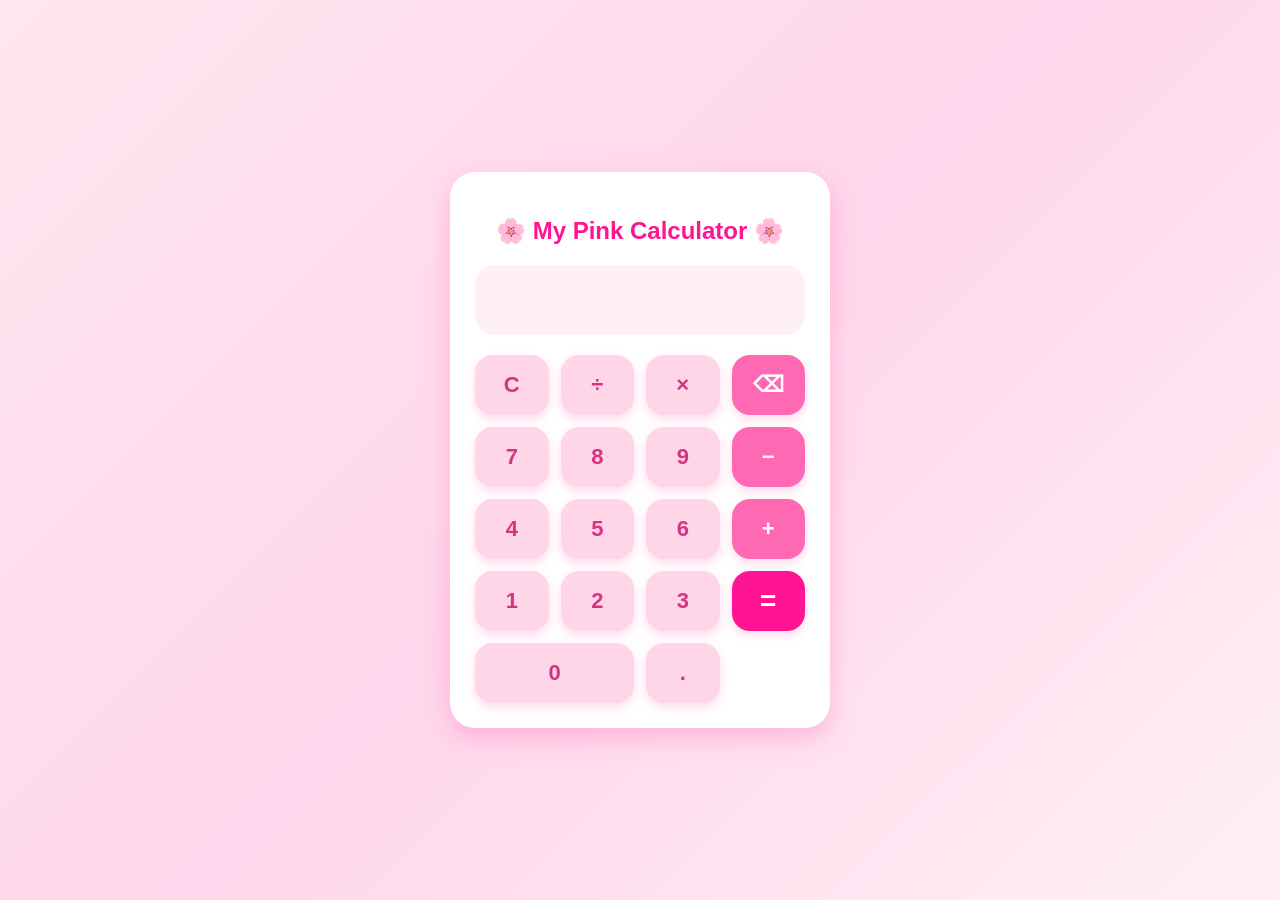
<file: calculator/index.html>
<!DOCTYPE html>
<html lang="en">
<head>
<meta charset="UTF-8">
<meta name="viewport" content="width=device-width, initial-scale=1.0">
<title>Pink Calculator</title>
<link rel="stylesheet" href="style.css">
</head>

<body>

<div class="calculator">

<h2>🌸 My Pink Calculator 🌸</h2>

<input type="text" id="display" readonly>

<div class="buttons">

<button onclick="clearDisplay()">C</button>
<button onclick="appendValue('/')">÷</button>
<button onclick="appendValue('*')">×</button>
<button onclick="deleteLast()">⌫</button>

<button onclick="appendValue('7')">7</button>
<button onclick="appendValue('8')">8</button>
<button onclick="appendValue('9')">9</button>
<button onclick="appendValue('-')">−</button>

<button onclick="appendValue('4')">4</button>
<button onclick="appendValue('5')">5</button>
<button onclick="appendValue('6')">6</button>
<button onclick="appendValue('+')">+</button>

<button onclick="appendValue('1')">1</button>
<button onclick="appendValue('2')">2</button>
<button onclick="appendValue('3')">3</button>
<button onclick="calculate()">=</button>

<button class="zero" onclick="appendValue('0')">0</button>
<button onclick="appendValue('.')">.</button>

</div>

</div>

<script src="script.js"></script>

</body>
</html>
</file>
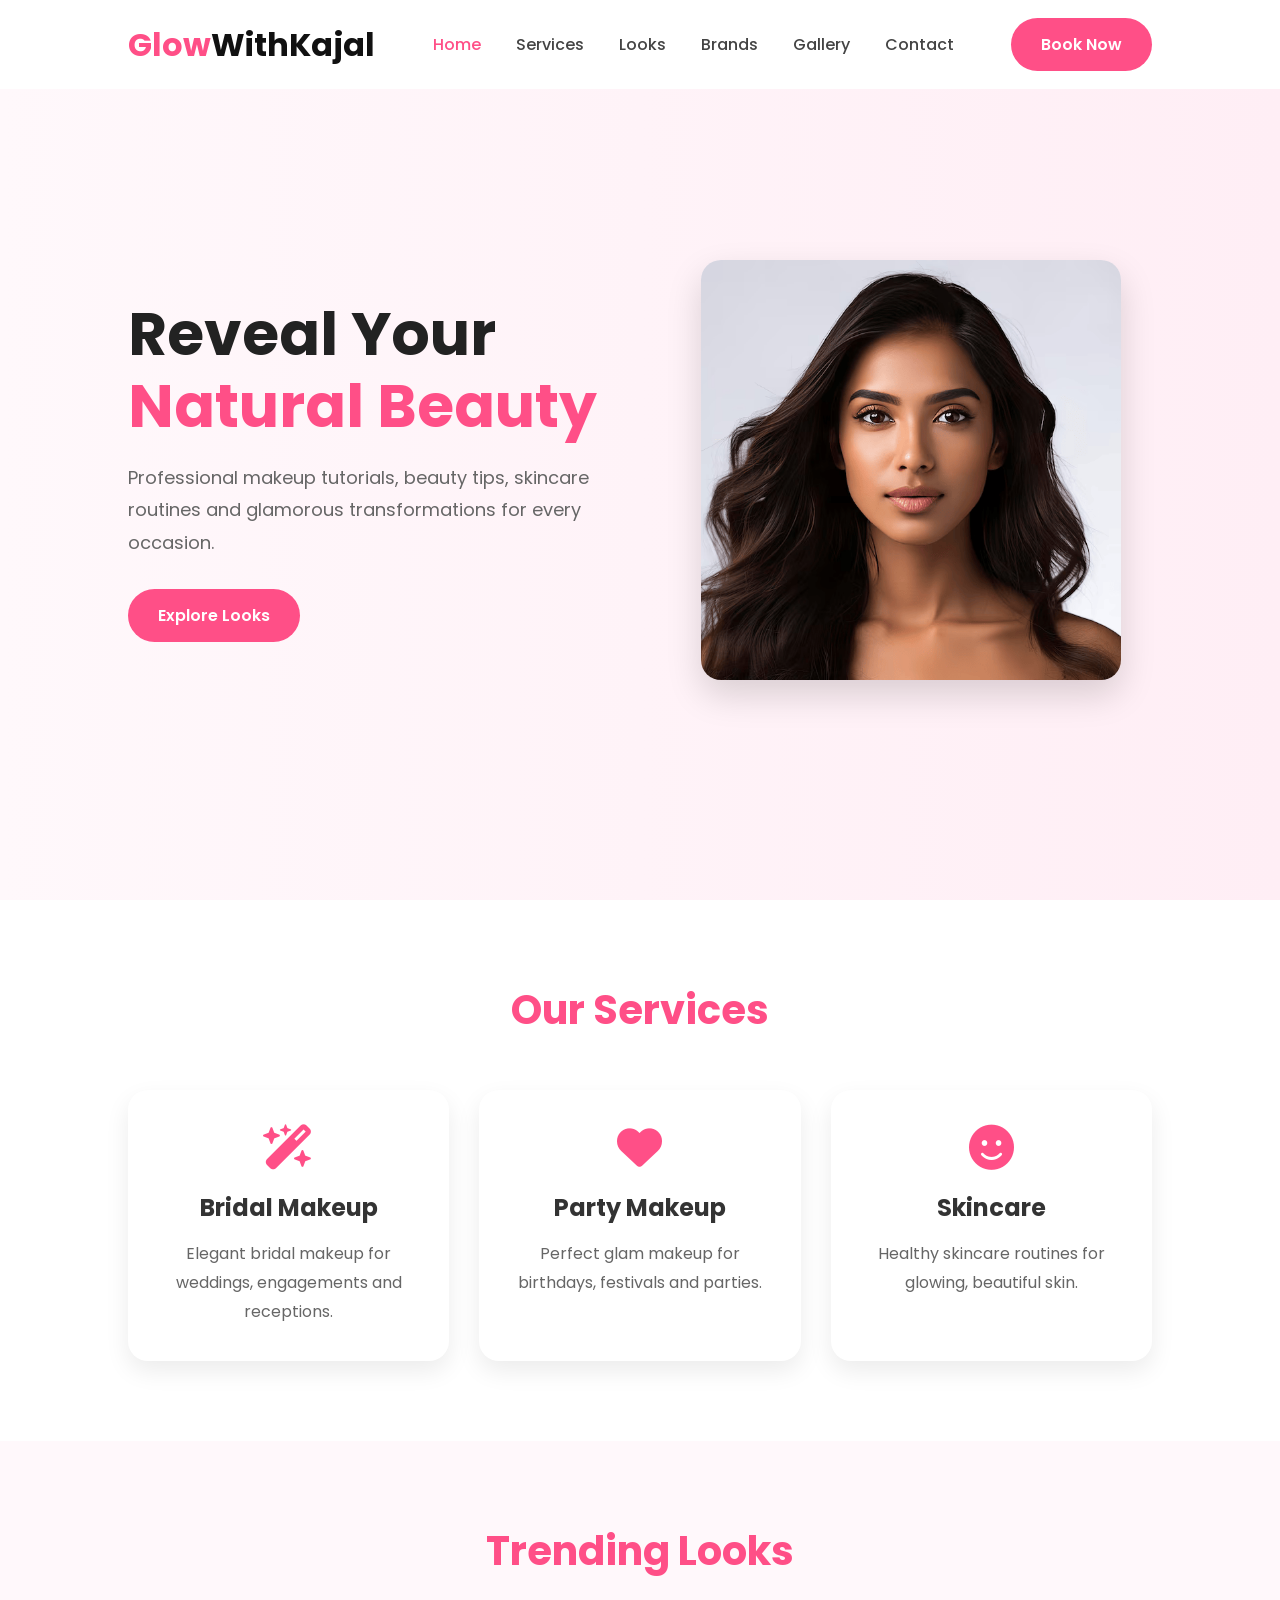
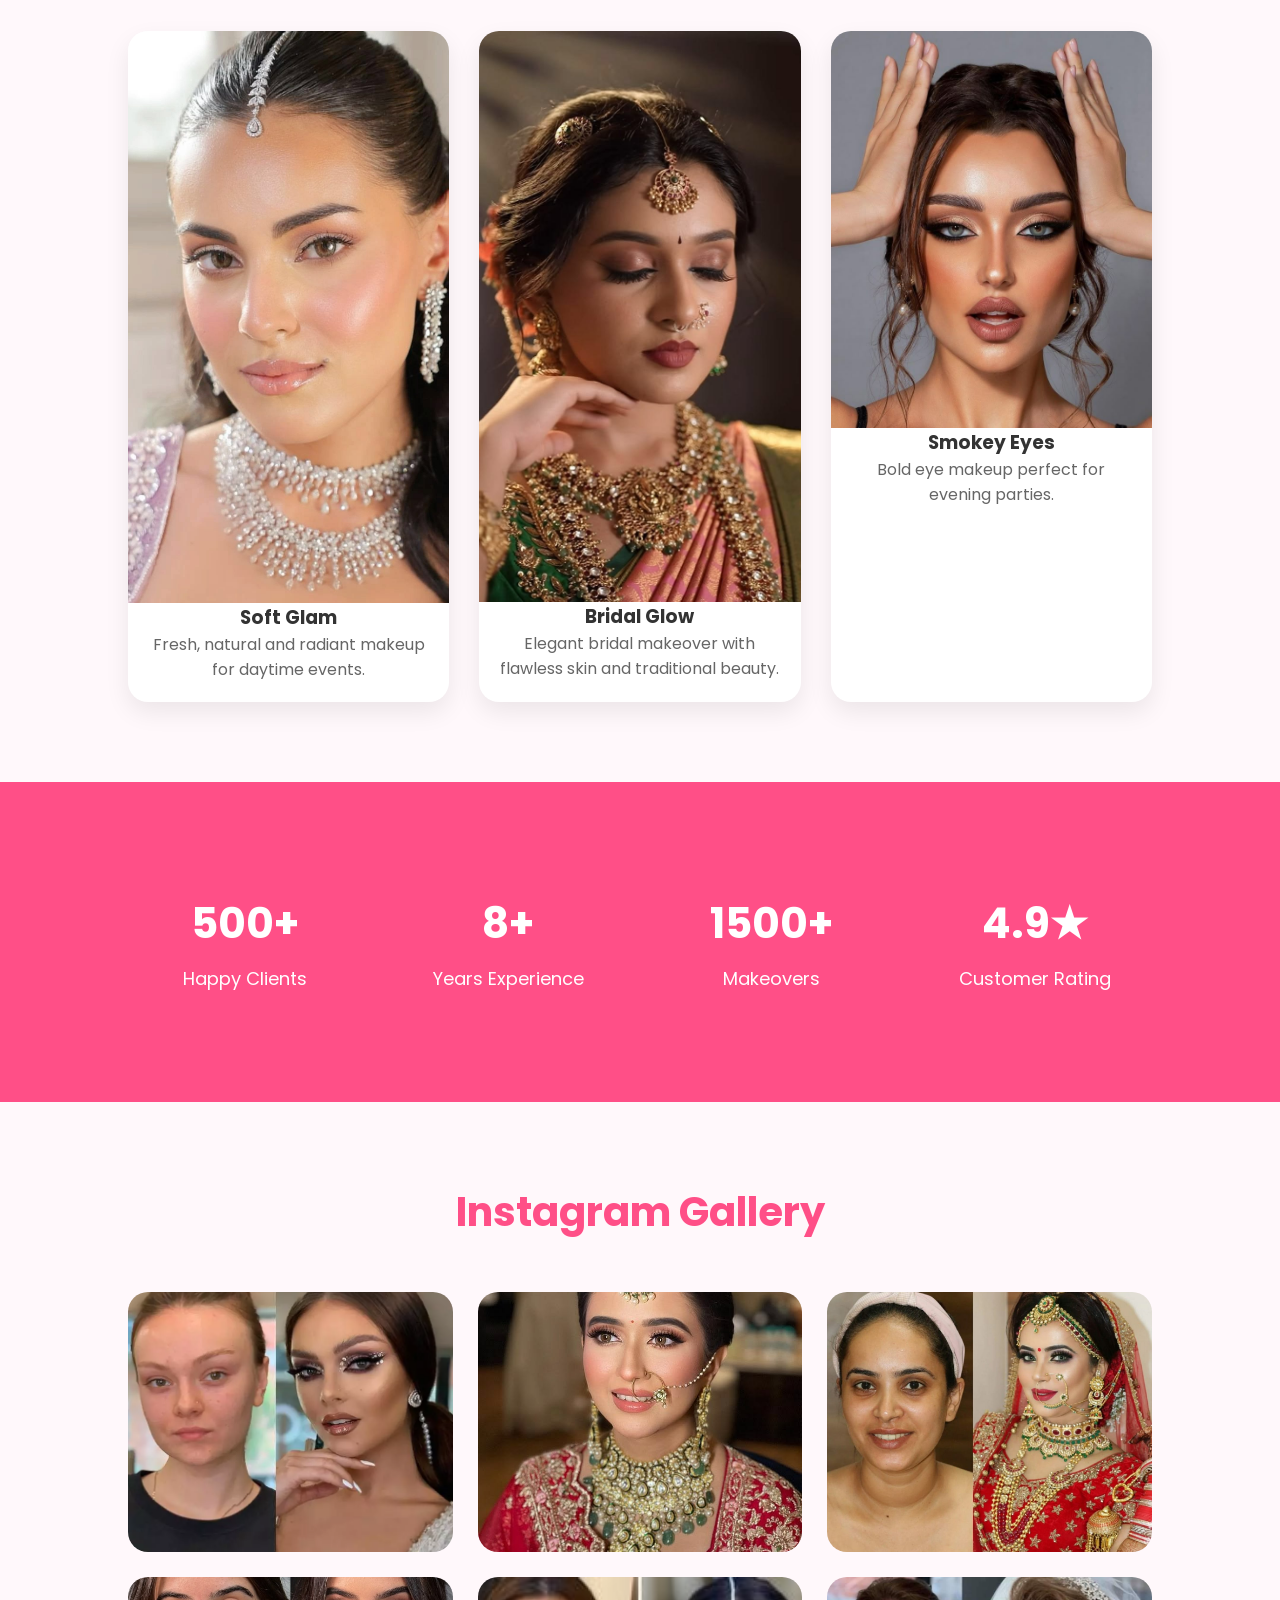
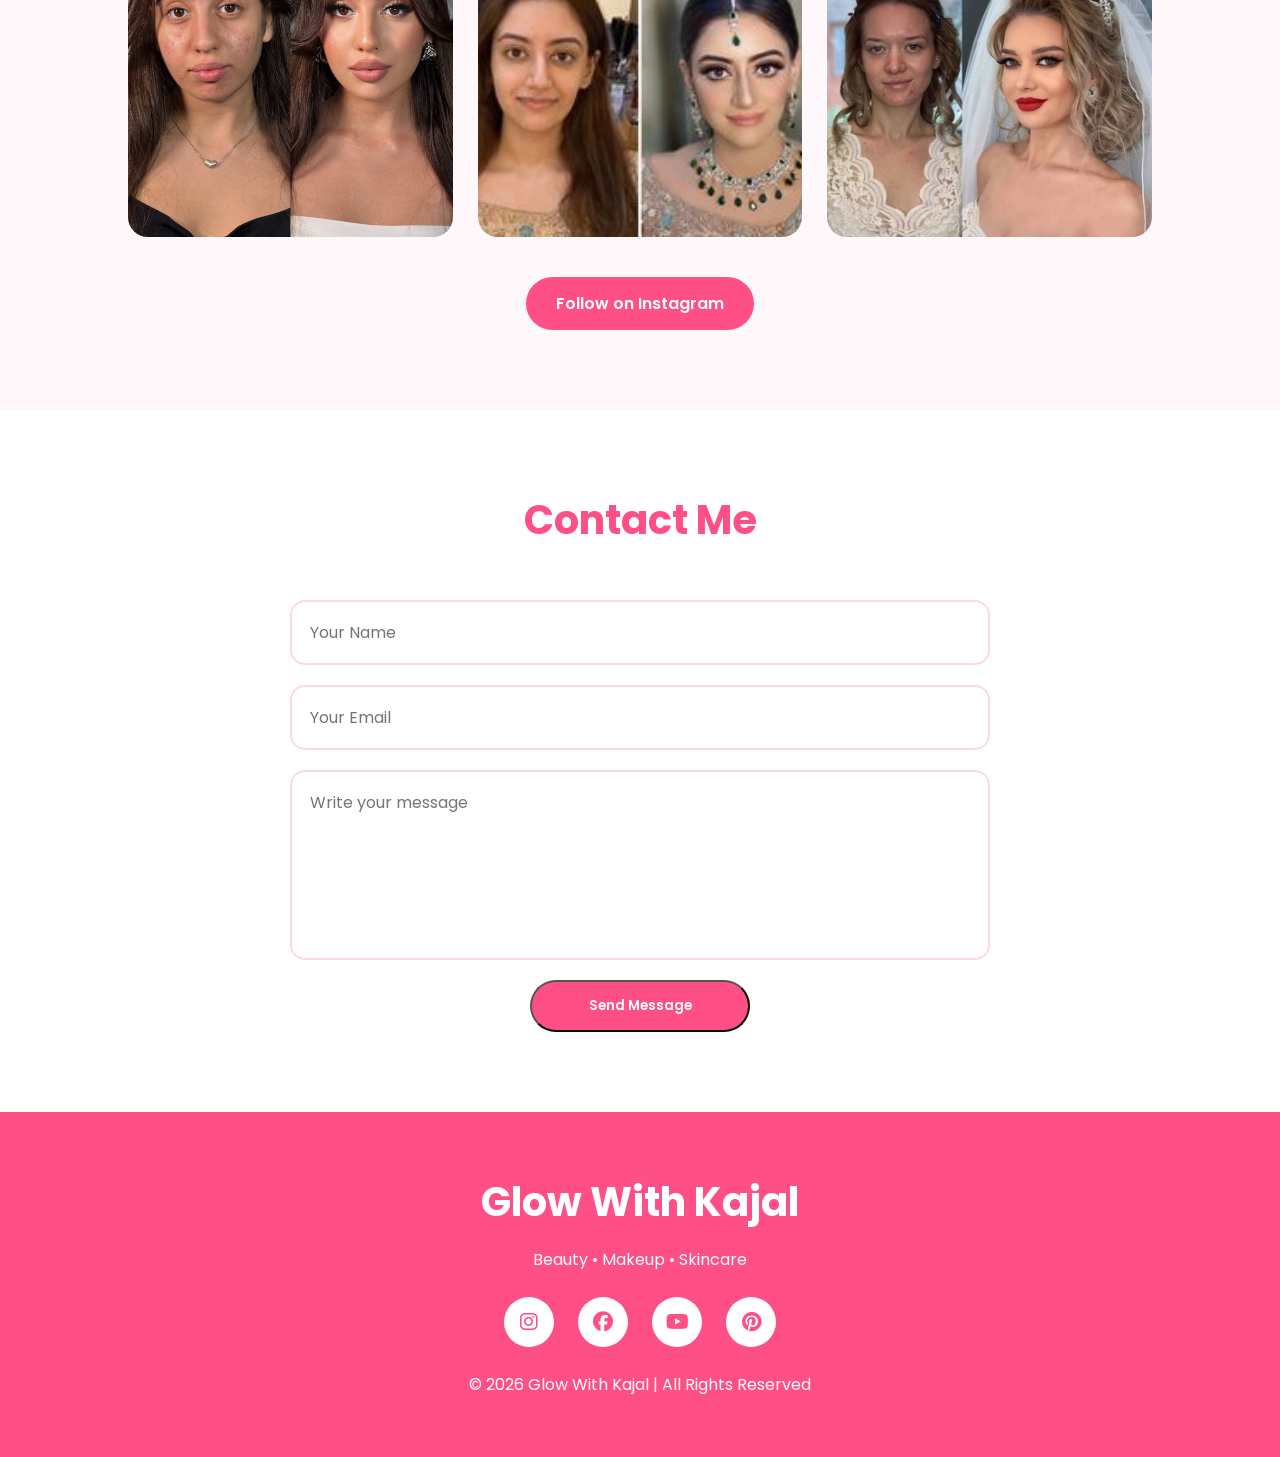
<file: Landing Page/index.html>
<!DOCTYPE html>
<html lang="en">
<head>
    <meta charset="UTF-8">
    <meta name="viewport" content="width=device-width, initial-scale=1.0">
    <title>Glow With Kajal</title>

    <!-- Google Font -->
    <link rel="preconnect" href="https://fonts.googleapis.com">
    <link href="https://fonts.googleapis.com/css2?family=Poppins:wght@300;400;500;600;700&display=swap" rel="stylesheet">

    <!-- Font Awesome -->
    <link rel="stylesheet"
    href="https://cdnjs.cloudflare.com/ajax/libs/font-awesome/6.5.2/css/all.min.css">

    <!-- AOS Animation -->
    <link href="https://unpkg.com/aos@2.3.4/dist/aos.css" rel="stylesheet">

    <link rel="stylesheet" href="style.css">
</head>
<body>

<!-- ================= NAVBAR ================= -->

<header>

    <div class="logo">
        <span>Glow</span>WithKajal
    </div>

    <nav>
        <ul>
            <li><a href="#home">Home</a></li>
            <li><a href="#services">Services</a></li>
            <li><a href="#looks">Looks</a></li>
            <li><a href="#brands">Brands</a></li>
            <li><a href="#gallery">Gallery</a></li>
            <li><a href="#contact">Contact</a></li>
        </ul>
    </nav>

<a href="#contact" class="btn">Book Now</a>

    
</header>

<!-- ================= HERO ================= -->

<section class="hero" id="home">

    <div class="hero-text" data-aos="fade-right">

        <h1>
            Reveal Your <br>
            <span>Natural Beauty</span>
        </h1>

        <p>
            Professional makeup tutorials, beauty tips, skincare routines
            and glamorous transformations for every occasion.
        </p>

        <a href="#looks" class="btn">
            Explore Looks
        </a>

    </div>

    <div class="hero-image" data-aos="fade-left">

        <img src="images/model.png" alt="Beauty Model">

    </div>

</section>

<!-- ================= SERVICES ================= -->

<section class="services" id="services">

<h2 data-aos="fade-up">Our Services</h2>

<div class="service-container">

<div class="card" data-aos="zoom-in">

<i class="fa-solid fa-wand-magic-sparkles"></i>

<h3>Bridal Makeup</h3>

<p>
Elegant bridal makeup for weddings,
engagements and receptions.
</p>

</div>

<div class="card" data-aos="zoom-in">

<i class="fa-solid fa-heart"></i>

<h3>Party Makeup</h3>

<p>
Perfect glam makeup for birthdays,
festivals and parties.
</p>

</div>

<div class="card" data-aos="zoom-in">

<i class="fa-solid fa-face-smile"></i>

<h3>Skincare</h3>

<p>
Healthy skincare routines for glowing,
beautiful skin.
</p>

</div>

</div>

</section>

<!-- ================= TRENDING LOOKS ================= -->

<section class="looks" id="looks">

    <h2 data-aos="fade-up">Trending Looks</h2>

    <div class="look-container">

        <div class="look-card">
            <img src="images/look1.jpg" alt="Soft Glam">
            <h3>Soft Glam</h3>
            <p>Fresh, natural and radiant makeup for daytime events.</p>
        </div>

        <div class="look-card">
            <img src="images/look2.jpg" alt="Bridal Glow">
            <h3>Bridal Glow</h3>
            <p>Elegant bridal makeover with flawless skin and traditional beauty.</p>
        </div>

        <div class="look-card">
            <img src="images/look3.jpg" alt="Smokey Eyes">
            <h3>Smokey Eyes</h3>
            <p>Bold eye makeup perfect for evening parties.</p>
        </div>

    </div>

</section>
<!-- ================= STATS ================= -->

<section class="stats">

    <div class="stat-box">
        <h2>500+</h2>
        <p>Happy Clients</p>
    </div>

    <div class="stat-box">
        <h2>8+</h2>
        <p>Years Experience</p>
    </div>

    <div class="stat-box">
        <h2>1500+</h2>
        <p>Makeovers</p>
    </div>

    <div class="stat-box">
        <h2>4.9★</h2>
        <p>Customer Rating</p>
    </div>

</section>
<!-- ================= GALLERY ================= -->

<section class="gallery" id="gallery">

<h2 data-aos="fade-up">Instagram Gallery</h2>

<div class="gallery-container">

<img src="images/g1.jpg" alt="">
<img src="images/g2.jpg" alt="">
<img src="images/g3.jpg" alt="">
<img src="images/g4.jpg" alt="">
<img src="images/g5.jpg" alt="">
<img src="images/g6.jpg" alt="">

</div>

<a href="#" class="btn gallery-btn">
Follow on Instagram
</a>

</section>
<!-- ================= CONTACT ================= -->

<section class="contact" id="contact">

<h2 data-aos="fade-up">
Contact Me
</h2>

<form>

<input
type="text"
placeholder="Your Name"
required>

<input
type="email"
placeholder="Your Email"
required>

<textarea
rows="6"
placeholder="Write your message">
</textarea>

<button type="submit" class="btn">
Send Message
</button>

</form>

</section>
<!-- ================= FOOTER ================= -->

<footer>

<h2>Glow With Kajal</h2>

<p>
Beauty • Makeup • Skincare
</p>

<div class="social">

<a href="#"><i class="fab fa-instagram"></i></a>

<a href="#"><i class="fab fa-facebook"></i></a>

<a href="#"><i class="fab fa-youtube"></i></a>

<a href="#"><i class="fab fa-pinterest"></i></a>

</div>

<p>
© 2026 Glow With Kajal | All Rights Reserved
</p>

</footer>
<button id="topBtn">
<i class="fas fa-arrow-up"></i>
</button>
<!-- AOS JS -->
<script src="https://unpkg.com/aos@2.3.4/dist/aos.js"></script>

<script>
AOS.init({
duration:1000,
once:true
});
</script>

<script src="script.js"></script>

</body>
</html>
</file>
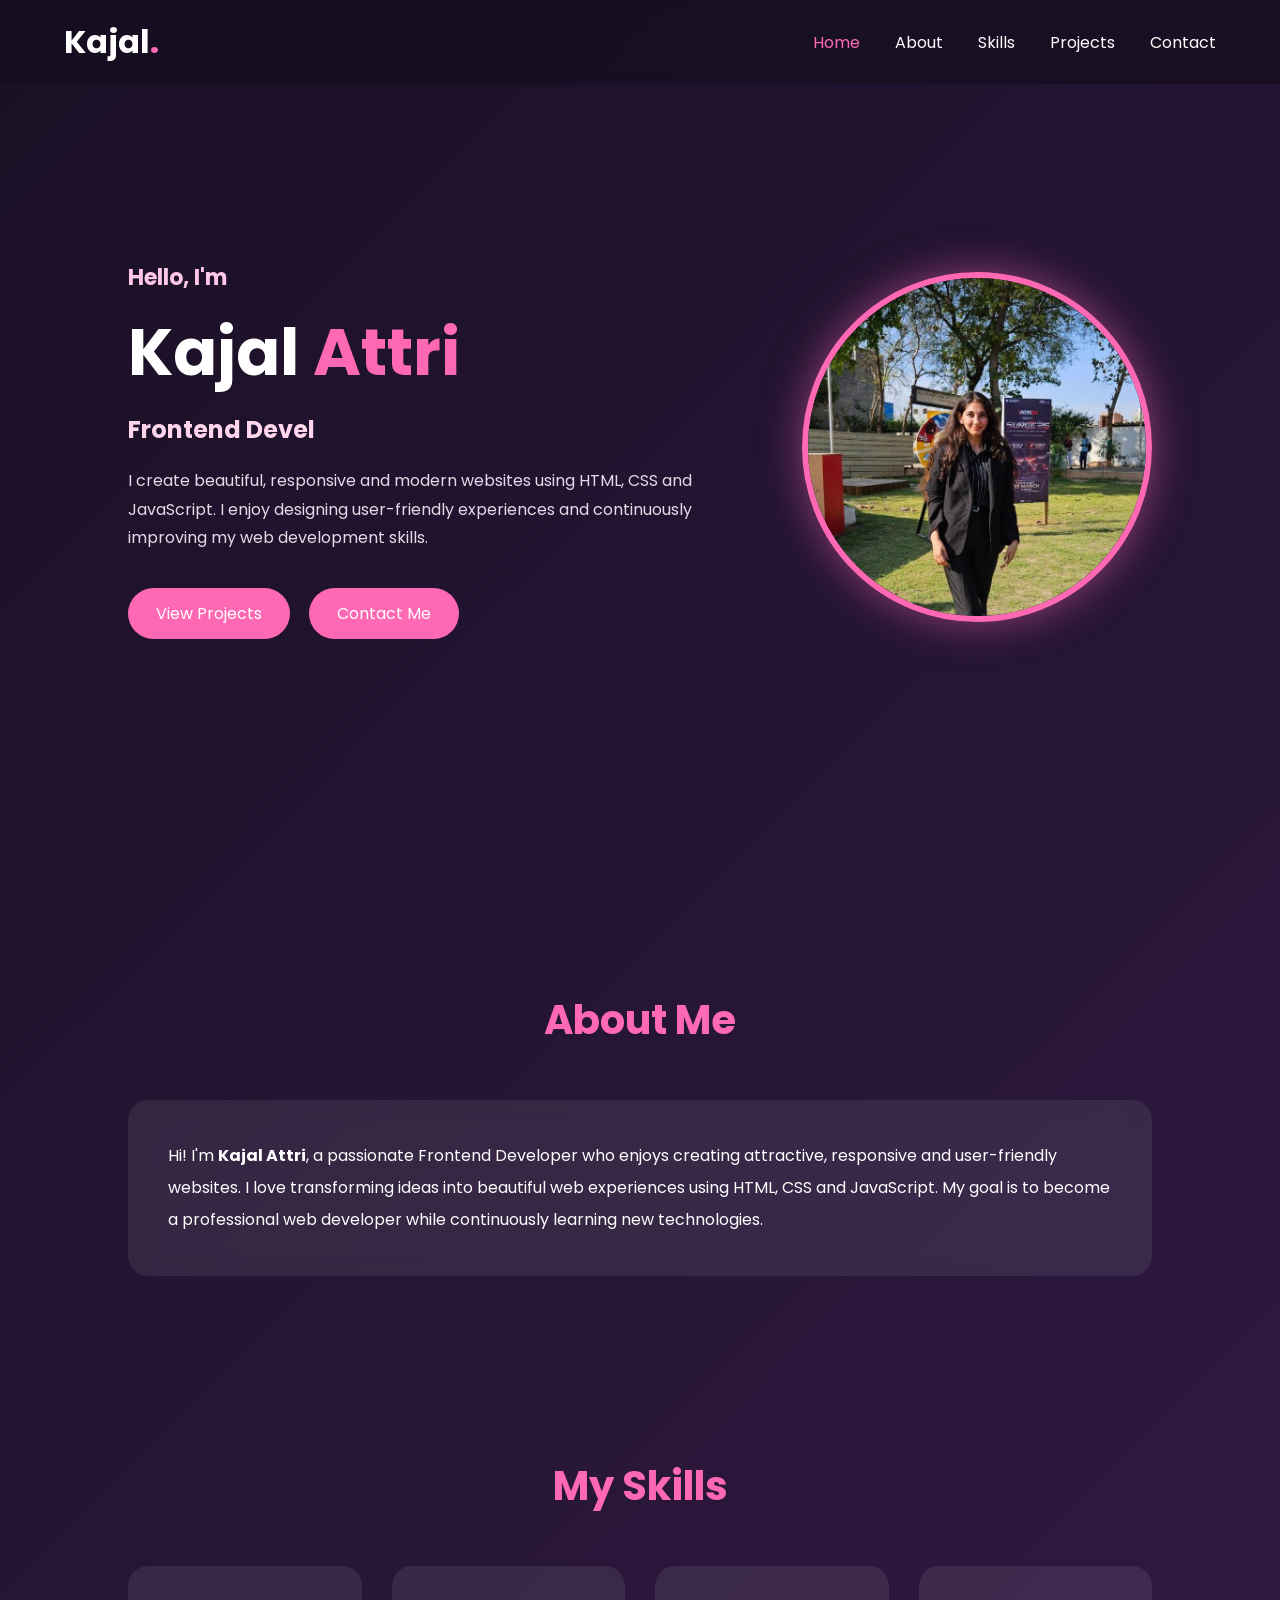
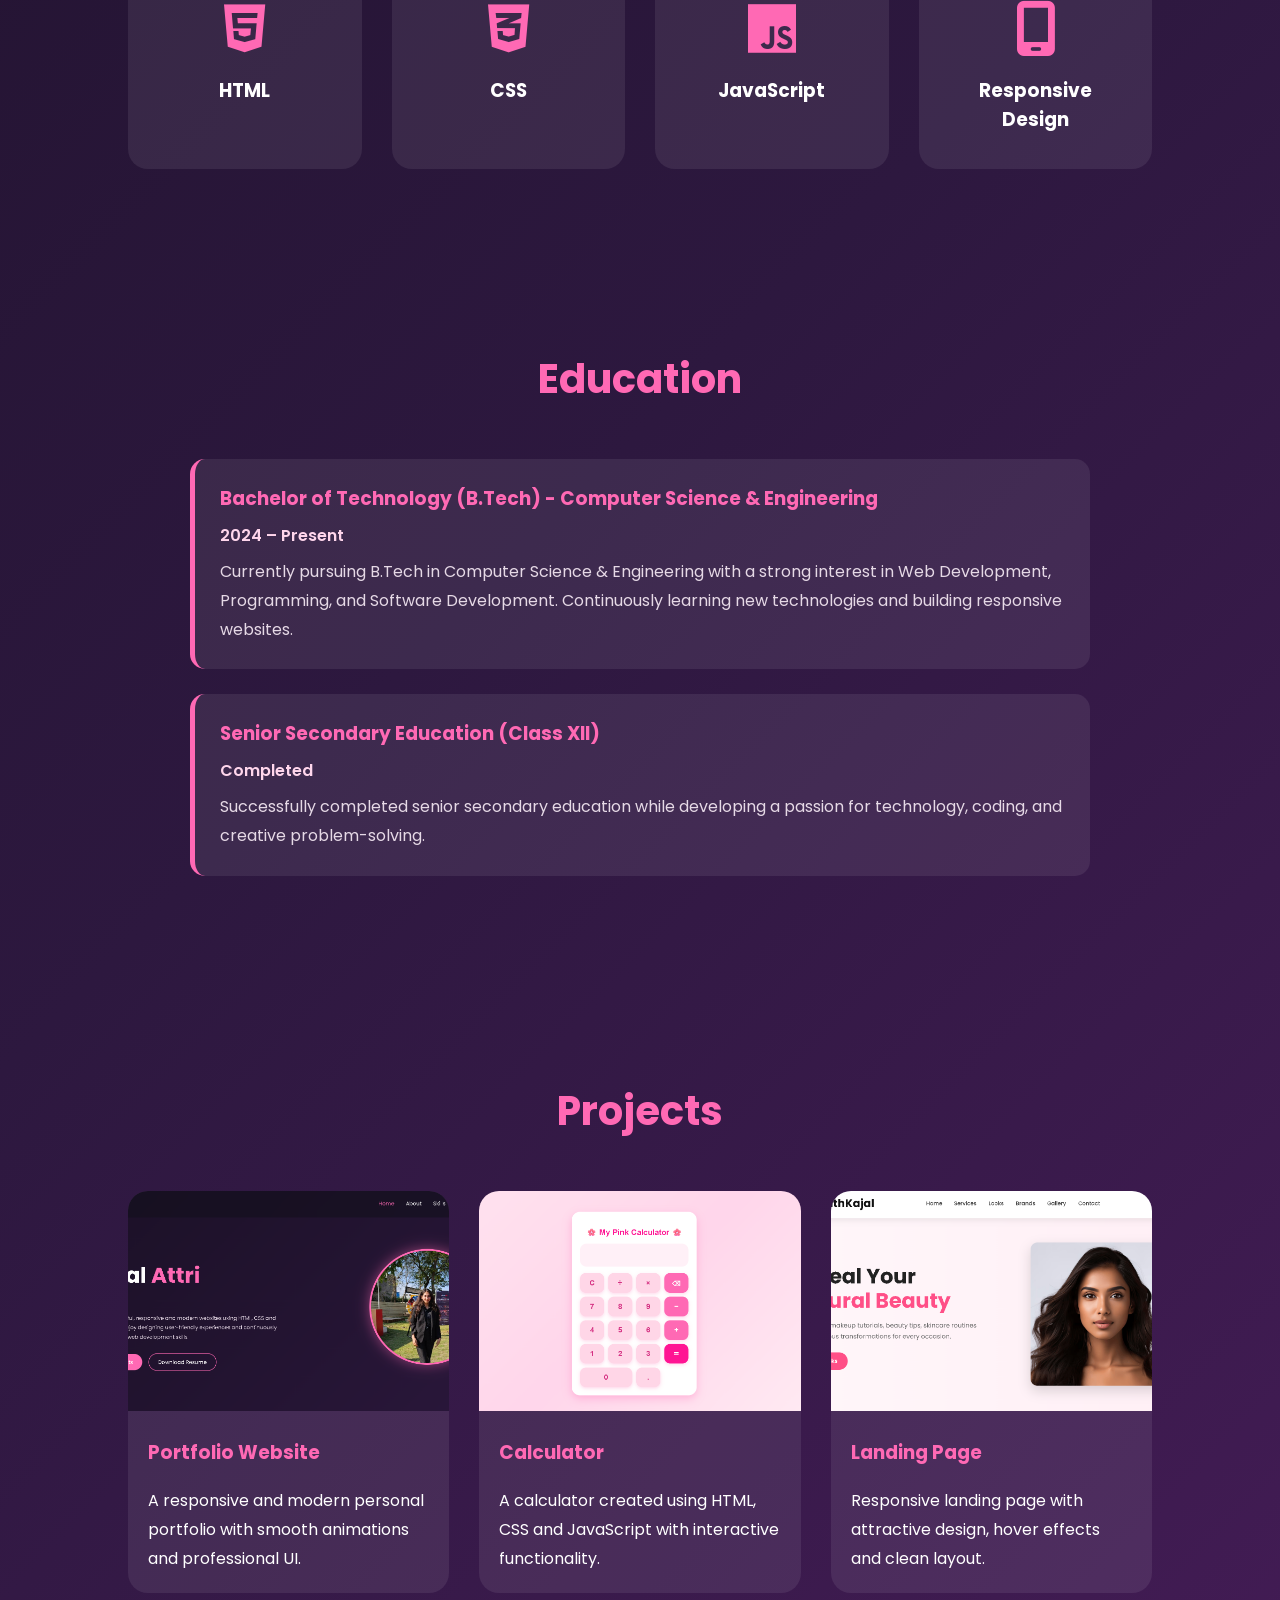
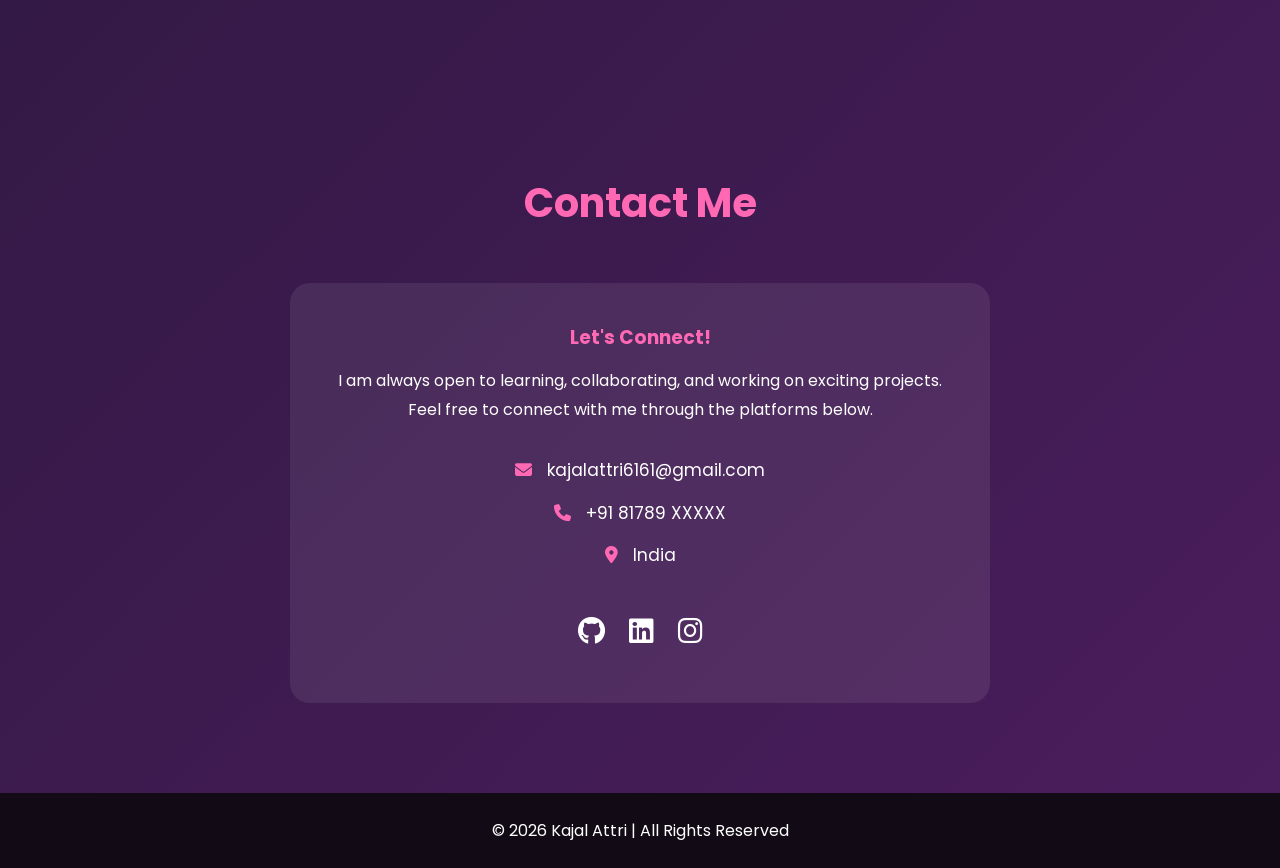
<file: portfolio/index.html>
<!DOCTYPE html>
<html lang="en">

<head>
    <meta charset="UTF-8">
    <meta name="viewport" content="width=device-width, initial-scale=1.0">
    <title>Kajal Attri | Portfolio</title>

    <!-- CSS -->
    <link rel="stylesheet" href="style.css">

    <!-- Google Font -->
    <link href="https://fonts.googleapis.com/css2?family=Poppins:wght@300;400;500;600;700&display=swap" rel="stylesheet">

    <!-- Font Awesome -->
    <link rel="stylesheet"
        href="https://cdnjs.cloudflare.com/ajax/libs/font-awesome/6.7.2/css/all.min.css">
</head>

<body>

    <!-- ================= NAVBAR ================= -->

    <header>
        <nav>
            <h2 class="logo">Kajal<span>.</span></h2>

            <ul>
                <li><a href="#home">Home</a></li>
                <li><a href="#about">About</a></li>
                <li><a href="#skills">Skills</a></li>
                <li><a href="#projects">Projects</a></li>
                <li><a href="#contact">Contact</a></li>
            </ul>
        </nav>
    </header>

    <!-- ================= HERO ================= -->

    <section class="hero" id="home">

        <div class="hero-text">

            <h3>Hello, I'm</h3>

            <h1>Kajal <span>Attri</span></h1>

            <h2>Frontend Developer</h2>

            <p>
                I create beautiful, responsive and modern websites
                using HTML, CSS and JavaScript.
                I enjoy designing user-friendly experiences and
                continuously improving my web development skills.
            </p>

            <div class="buttons">
                <a href="#projects" class="btn">View Projects</a>
                <a href="#contact" class="btn">Contact Me</a>

            </div>

        </div>

        <div class="hero-image">

            <img src="images/profile.png" alt="Kajal Attri">

        </div>

    </section>

    <!-- ================= ABOUT ================= -->

    <section id="about">

        <h2 class="section-title">About Me</h2>

        <div class="about-container">

            <div class="about-text">

                <p>

                    Hi! I'm <strong>Kajal Attri</strong>, a passionate
                    Frontend Developer who enjoys creating attractive,
                    responsive and user-friendly websites.

                    I love transforming ideas into beautiful web experiences
                    using HTML, CSS and JavaScript.

                    My goal is to become a professional web developer while
                    continuously learning new technologies.

                </p>

            </div>

        </div>

    </section>

    <!-- ================= SKILLS ================= -->

    <section id="skills">

        <h2 class="section-title">My Skills</h2>

        <div class="skills-container">

            <div class="skill-card">
                <i class="fa-brands fa-html5"></i>
                <h3>HTML</h3>
            </div>

            <div class="skill-card">
                <i class="fa-brands fa-css3-alt"></i>
                <h3>CSS</h3>
            </div>

            <div class="skill-card">
                <i class="fa-brands fa-js"></i>
                <h3>JavaScript</h3>
            </div>

            <div class="skill-card">
                <i class="fa-solid fa-mobile-screen"></i>
                <h3>Responsive Design</h3>
            </div>

        </div>

    </section>
    <!-- ================= EDUCATION ================= -->

<section id="education">

    <h2 class="section-title">Education</h2>

    <div class="timeline">

        <div class="timeline-item">
            <h3>Bachelor of Technology (B.Tech) - Computer Science & Engineering</h3>
            <span>2024 – Present</span>
            <p>
                Currently pursuing B.Tech in Computer Science & Engineering with a strong interest in Web Development, Programming, and Software Development. Continuously learning new technologies and building responsive websites.
            </p>
        </div>

        <div class="timeline-item">
            <h3>Senior Secondary Education (Class XII)</h3>
            <span>Completed</span>
            <p>
                Successfully completed senior secondary education while developing a passion for technology, coding, and creative problem-solving.
            </p>
        </div>

    </div>

</section>

    <!-- ================= PROJECTS ================= -->

    <section id="projects">

        <h2 class="section-title">Projects</h2>

        <div class="project-container">

            <div class="project-card">

                <img src="images/portfolio.png" alt="Portfolio">

                <h3>Portfolio Website</h3>

                <p>
                    A responsive and modern personal portfolio with
                    smooth animations and professional UI.
                </p>

              

            </div>

            <div class="project-card">

                <img src="images/calculator.png" alt="Calculator">

                <h3>Calculator</h3>

                <p>
                    A calculator created using HTML, CSS and JavaScript
                    with interactive functionality.
                </p>

               

            </div>

            <div class="project-card">

                <img src="images/landingpage.png" alt="Landing Page">

                <h3>Landing Page</h3>

                <p>
                    Responsive landing page with attractive design,
                    hover effects and clean layout.
                </p>

              
            </div>

        </div>

    </section>

<!-- ================= CONTACT ================= -->

<section id="contact">

    <h2 class="section-title">Contact Me</h2>

    <div class="contact-container">

        <h3>Let's Connect!</h3>

        <p>
            I am always open to learning, collaborating, and working on exciting projects.
            Feel free to connect with me through the platforms below.
        </p>

        <div class="contact-info">

            <p><i class="fa-solid fa-envelope"></i> kajalattri6161@gmail.com</p>

            <p><i class="fa-solid fa-phone"></i> +91 81789 XXXXX</p>

            <p><i class="fa-solid fa-location-dot"></i> India</p>

        </div>

        <div class="social-icons">

            <a href="https://github.com/Kajalattri2007" target="_blank">
                <i class="fab fa-github"></i>
            </a>

            <a href="https://www.linkedin.com/in/kajal-attri-6a9605334/" target="_blank">
                <i class="fab fa-linkedin"></i>
            </a>

            <a href="https://instagram.com/yourusername" target="_blank">
                <i class="fab fa-instagram"></i>
            </a>

        </div>

    </div>

</section>
    <!-- ================= FOOTER ================= -->

    <footer>

        <p>

            © 2026 Kajal Attri | All Rights Reserved

        </p>

    </footer>

    <!-- JavaScript -->

    <script src="script.js"></script>

</body>

</html>
</file>
<file: calculator/style.css>
body{
    margin:0;
    display:flex;
    justify-content:center;
    align-items:center;
    height:100vh;
    background:linear-gradient(135deg,#ffe6f0,#ffd6eb,#fff0f5);
    font-family:Arial, sans-serif;
}

.calculator{
    width:330px;
    background:white;
    padding:25px;
    border-radius:25px;
    box-shadow:0 10px 25px rgba(255,105,180,0.35);
    transition:0.3s;
}

.calculator:hover{
    transform:scale(1.02);
}

h2{
    text-align:center;
    color:#ff1493;
    margin-bottom:20px;
}

#display{
    width:100%;
    height:70px;
    border:none;
    outline:none;
    border-radius:20px;
    background:#fff0f7;
    color:#d63384;
    font-size:30px;
    text-align:right;
    padding:15px;
    box-sizing:border-box;
    margin-bottom:20px;
}

.buttons{
    display:grid;
    grid-template-columns:repeat(4,1fr);
    gap:12px;
}

button{
    height:60px;
    border:none;
    border-radius:18px;
    background:#ffd6e7;
    color:#d63384;
    font-size:22px;
    font-weight:bold;
    cursor:pointer;
    transition:0.3s;
    box-shadow:0 4px 10px rgba(255,105,180,0.25);
}

button:hover{
    background:#ffb6d5;
    transform:scale(1.05);
}

button:nth-child(4n){
    background:#ff69b4;
    color:white;
}

button:nth-child(4n):hover{
    background:#ff1493;
}

button[onclick="calculate()"]{
    background:#ff1493;
    color:white;
    font-size:28px;
}

button[onclick="calculate()"]:hover{
    background:#e60073;
}

.zero{
    grid-column:span 2;
}
</file>
<file: Landing Page/style.css>
/* =========================
   GOOGLE FONT
========================= */
@import url('https://fonts.googleapis.com/css2?family=Poppins:wght@300;400;500;600;700;800&display=swap');

/* =========================
   RESET
========================= */
*{
    margin:0;
    padding:0;
    box-sizing:border-box;
    font-family:'Poppins',sans-serif;
    scroll-behavior:smooth;
}

body{
    background:#fff8fb;
    color:#333;
    overflow-x:hidden;
}

img{
    max-width:100%;
    display:block;
}

a{
    text-decoration:none;
}

ul{
    list-style:none;
}

section{
    padding:80px 10%;
}

h2{
    text-align:center;
    font-size:2.5rem;
    color:#ff4f87;
    margin-bottom:50px;
}

/* =========================
   BUTTON
========================= */

.btn{
    display:inline-block;
    background:#ff4f87;
    color:#fff;
    padding:14px 30px;
    border-radius:30px;
    font-weight:600;
    transition:.3s;
}

.btn:hover{
    background:#e63672;
    transform:translateY(-3px);
}

/* =========================
   HEADER
========================= */

header{
    position:fixed;
    top:0;
    left:0;
    width:100%;
    background:#fff;
    display:flex;
    justify-content:space-between;
    align-items:center;
    padding:18px 10%;
    box-shadow:0 5px 20px rgba(0,0,0,.08);
    z-index:1000;
}

.logo{
    font-size:32px;
    font-weight:700;
    color:#111;
}

.logo span{
    color:#ff4f87;
}

nav ul{
    display:flex;
    gap:35px;
}

nav a{
    color:#444;
    font-weight:500;
    transition:.3s;
}

nav a:hover,
nav a.active{
    color:#ff4f87;
}
/* ===========================
   HERO
=========================== */

.hero{
    min-height:100vh;
    display:flex;
    justify-content:space-between;
    align-items:center;
    gap:60px;
    padding-top:120px;
    background:linear-gradient(to right,#fff8fb,#ffeef5);
}

.hero-text{
    flex:1;
}

.hero-text h1{
    font-size:60px;
    line-height:1.2;
    margin-bottom:20px;
    color:#222;
}

.hero-text span{
    color:#ff4f87;
}

.hero-text p{
    font-size:18px;
    color:#666;
    line-height:1.8;
    margin-bottom:30px;
}

.hero-image{
    flex:1;
    display:flex;
    justify-content:center;
}

.hero-image img{
    width:420px;
    border-radius:20px;
    box-shadow:0 15px 35px rgba(0,0,0,.15);
    animation:float 4s ease-in-out infinite;
}

@keyframes float{
    0%,100%{
        transform:translateY(0);
    }
    50%{
        transform:translateY(-15px);
    }
}
/* ===========================
   SERVICES
=========================== */

.services{
    background:#fff;
}

.service-container{
    display:grid;
    grid-template-columns:repeat(3,1fr);
    gap:30px;
    margin-top:40px;
}

.card{
    background:#fff;
    padding:35px 25px;
    border-radius:20px;
    text-align:center;
    box-shadow:0 10px 25px rgba(0,0,0,.08);
    transition:.4s;
}

.card:hover{
    transform:translateY(-10px);
    box-shadow:0 20px 40px rgba(255,79,135,.2);
}

.card i{
    font-size:45px;
    color:#ff4f87;
    margin-bottom:20px;
}

.card h3{
    font-size:24px;
    margin-bottom:15px;
}

.card p{
    color:#666;
    line-height:1.8;
}

/* ===========================
   TRENDING LOOKS
=========================== */

.looks{
    background:#fff8fb;
}

.look-container{
    display:grid;
    grid-template-columns:repeat(3,1fr);
    gap:30px;
    margin-top:40px;
}

.look-card{
    background:#fff;
    border-radius:20px;
    overflow:hidden;
    text-align:center;
    box-shadow:0 10px 25px rgba(0,0,0,.08);
    transition:.4s;
}

.look-card p{
    color:#666;
    padding:0 20px 20px;
}
/* ===========================
   STATS
=========================== */

.stats{
    display:grid;
    grid-template-columns:repeat(4,1fr);
    gap:30px;
    background:#ff4f87;
    color:#fff;
    text-align:center;
}

.stat-box{
    padding:30px;
}

.stat-box h2{
    color:#fff;
    font-size:42px;
    margin-bottom:10px;
}

.stat-box p{
    color:#fff;
    font-size:18px;
}
/* ===========================
   BRANDS
=========================== */

.brands{
    background:#fff;
}

.brand-container{
    display:grid;
    grid-template-columns:repeat(4,1fr);
    gap:25px;
    margin-top:40px;
}

.brand-card{
    background:#fff8fb;
    padding:30px;
    border-radius:20px;
    text-align:center;
    box-shadow:0 10px 25px rgba(0,0,0,.08);
    transition:.4s;
}

.brand-card:hover{
    transform:translateY(-8px);
    box-shadow:0 20px 40px rgba(255,79,135,.2);
}

.brand-card img{
    width:120px;
    height:80px;
    object-fit:contain;
    margin:auto;
}

/* ===========================
   GALLERY
=========================== */

.gallery{
    background:#fff8fb;
    text-align:center;
}

.gallery-container{
    display:grid;
    grid-template-columns:repeat(3,1fr);
    gap:25px;
    margin-top:40px;
}

.gallery-container img{
    width:100%;
    height:260px;
    object-fit:cover;
    border-radius:20px;
    transition:.4s;
    cursor:pointer;
}

.gallery-container img:hover{
    transform:scale(1.05);
    box-shadow:0 15px 30px rgba(255,79,135,.3);
}

.gallery-btn{
    margin-top:40px;
}

/* ===========================
   CONTACT
=========================== */

.contact{
    background:#fff;
}

.contact form{
    max-width:700px;
    margin:auto;
    display:flex;
    flex-direction:column;
    gap:20px;
}

.contact input,
.contact textarea{
    width:100%;
    padding:18px;
    border:2px solid #ffd6e4;
    border-radius:15px;
    font-size:16px;
    outline:none;
    transition:.3s;
}

.contact input:focus,
.contact textarea:focus{
    border-color:#ff4f87;
}

.contact textarea{
    resize:none;
}

.contact .btn{
    width:220px;
    margin:auto;
}

/* ===========================
   FOOTER
=========================== */

footer{
    background:#ff4f87;
    color:#fff;
    text-align:center;
    padding:60px 10%;
}

footer h2{
    color:#fff;
    margin-bottom:15px;
}

.social{
    margin:25px 0;
}

.social a{
    width:50px;
    height:50px;
    display:inline-flex;
    justify-content:center;
    align-items:center;
    background:#fff;
    color:#ff4f87;
    border-radius:50%;
    margin:0 10px;
    font-size:20px;
    transition:.4s;
}

.social a:hover{
    background:#222;
    color:#fff;
    transform:translateY(-6px);
}

/* ===========================
   SCROLL TO TOP
=========================== */

#topBtn{
    position:fixed;
    right:20px;
    bottom:20px;
    width:55px;
    height:55px;
    border:none;
    border-radius:50%;
    background:#ff4f87;
    color:#fff;
    cursor:pointer;
    display:none;
    font-size:20px;
    z-index:999;
}

#topBtn:hover{
    background:#e63773;
}

/* ===========================
   RESPONSIVE
=========================== */

@media(max-width:992px){

.hero{
    flex-direction:column;
    text-align:center;
}

.service-container,
.look-container,
.gallery-container,
.brand-container,
.stats{
    grid-template-columns:repeat(2,1fr);
}

.hero-image img{
    width:350px;
}

}

@media(max-width:768px){

nav ul{
    flex-wrap:wrap;
    justify-content:center;
}

.service-container,
.look-container,
.gallery-container,
.brand-container,
.stats{
    grid-template-columns:1fr;
}

.hero-text h1{
    font-size:40px;
}

.hero-image img{
    width:280px;
}

header{
    flex-direction:column;
    gap:15px;
}

}

@media(max-width:480px){

.hero-text h1{
    font-size:32px;
}

section{
    padding:70px 5%;
}

.btn{
    padding:12px 25px;
}

.gallery-container img{
    height:220px;
}

}
/* Smooth hover animations */
.card,
.look-card,
.brand-card{
    transition:all .4s ease;
}

.card:hover,
.look-card:hover,
.brand-card:hover{
    transform:translateY(-10px);
}

/* Scrollbar */
::-webkit-scrollbar{
    width:10px;
}

::-webkit-scrollbar-thumb{
    background:#ff4f87;
    border-radius:20px;
}

::-webkit-scrollbar-track{
    background:#ffe5ef;
}

/* Text selection */
::selection{
    background:#ff4f87;
    color:#fff;
}
</file>
<file: portfolio/style.css>
/*=========================
 GOOGLE FONT & RESET
=========================*/

@import url('https://fonts.googleapis.com/css2?family=Poppins:wght@300;400;500;600;700&display=swap');

*{
    margin:0;
    padding:0;
    box-sizing:border-box;
    font-family:'Poppins',sans-serif;
    scroll-behavior:smooth;
}

body{
    background:linear-gradient(135deg,#1a1025,#2d183f,#4b1d5d);
    color:#fff;
    overflow-x:hidden;
}

/*=========================
 NAVBAR
=========================*/

header{
    width:100%;
    position:fixed;
    top:0;
    left:0;
    background:rgba(20,15,30,.7);
    backdrop-filter:blur(15px);
    z-index:1000;
}

nav{
    width:90%;
    margin:auto;
    display:flex;
    justify-content:space-between;
    align-items:center;
    padding:18px 0;
}

.logo{
    font-size:32px;
    color:#fff;
    font-weight:700;
}

.logo span{
    color:#ff69b4;
}

nav ul{
    display:flex;
    gap:35px;
    list-style:none;
}

nav ul li a{
    text-decoration:none;
    color:white;
    transition:.3s;
}

nav ul li a:hover{
    color:#ff69b4;
}

/*=========================
 HERO
=========================*/

.hero{
    min-height:100vh;
    display:flex;
    justify-content:space-between;
    align-items:center;
    padding:120px 10%;
}

.hero-text{
    max-width:600px;
}

.hero-text h3{
    font-size:22px;
    color:#ffc6e7;
}

.hero-text h1{
    font-size:65px;
    margin:10px 0;
}

.hero-text span{
    color:#ff69b4;
}

.hero-text h2{
    color:#ffd5ec;
    margin-bottom:20px;
}

.hero-text p{
    line-height:1.8;
    color:#e6d9e6;
}

.buttons{
    margin-top:35px;
}

.btn,
.btn2{
    display:inline-block;
    text-decoration:none;
    padding:13px 28px;
    border-radius:30px;
    margin-right:15px;
    transition:.4s;
}

.btn{
    background:#ff69b4;
    color:white;
}

.btn:hover{
    transform:translateY(-5px);
    box-shadow:0 10px 30px rgba(255,105,180,.5);
}

.btn2{
    border:2px solid #ff69b4;
    color:white;
}

.btn2:hover{
    background:#ff69b4;
}

.hero-image img{
    width:350px;
    height:350px;
    object-fit:cover;
    border-radius:50%;
    border:6px solid #ff69b4;
    box-shadow:0 0 40px rgba(255,105,180,.5);
}

/*=========================
 SECTION
=========================*/

section{
    padding:90px 10%;
}

.section-title{
    text-align:center;
    font-size:40px;
    margin-bottom:50px;
    color:#ff69b4;
}

/*=========================
 ABOUT
=========================*/

.about-container{
    background:rgba(255,255,255,.08);
    backdrop-filter:blur(10px);
    padding:40px;
    border-radius:20px;
    line-height:2;
}

/*=========================
 SKILLS
=========================*/

.skills-container{
    display:grid;
    grid-template-columns:repeat(auto-fit,minmax(220px,1fr));
    gap:30px;
}

.skill-card{
    background:rgba(255,255,255,.08);
    border-radius:20px;
    padding:35px;
    text-align:center;
    transition:.4s;
}

.skill-card:hover{
    transform:translateY(-10px);
    box-shadow:0 15px 35px rgba(255,105,180,.4);
}

.skill-card i{
    font-size:55px;
    color:#ff69b4;
    margin-bottom:20px;
}

/*=========================
 PROJECTS
=========================*/

.project-container{
    display:grid;
    grid-template-columns:repeat(auto-fit,minmax(300px,1fr));
    gap:30px;
}

.project-card{
    background:rgba(255,255,255,.08);
    border-radius:20px;
    overflow:hidden;
    transition:.4s;
}

.project-card:hover{
    transform:translateY(-10px);
}

.project-card img{
    width:100%;
    height:220px;
    object-fit:cover;
}

.project-card h3{
    padding:20px;
    color:#ff69b4;
}

.project-card p{
    padding:0 20px 20px;
    line-height:1.8;
}

.project-card a{
    display:inline-block;
    margin:0 20px 20px;
    text-decoration:none;
    color:#ff69b4;
    font-weight:600;
}

.contact-container{
    max-width:700px;
    margin:auto;
    background:rgba(255,255,255,.08);
    padding:40px;
    border-radius:20px;
    text-align:center;
}

.contact-container h3{
    color:#ff69b4;
    margin-bottom:15px;
}

.contact-container p{
    line-height:1.8;
}

.contact-info{
    margin:30px 0;
}

.contact-info p{
    margin:12px 0;
    font-size:17px;
}

.contact-info i{
    color:#ff69b4;
    margin-right:10px;
}

.social-icons a{
    display:inline-block;
    margin:10px;
    font-size:28px;
    color:white;
    transition:0.3s;
}

.social-icons a:hover{
    color:#ff69b4;
    transform:translateY(-5px);
}

/*=========================
 FOOTER
=========================*/

footer{
    text-align:center;
    padding:25px;
    background:#120b16;
}

/*=========================
 RESPONSIVE
=========================*/

@media(max-width:900px){

.hero{
    flex-direction:column-reverse;
    text-align:center;
}

.hero-image img{
    width:260px;
    height:260px;
    margin-bottom:40px;
}

.hero-text h1{
    font-size:45px;
}

nav ul{
    display:none;
}

}
/* Scroll Animation */

section{
    opacity:0;
    transform:translateY(50px);
    transition:1s ease;
}

section.show{
    opacity:1;
    transform:translateY(0);
}

/* Active Navbar */

nav ul li a.active{
    color:#ff69b4;
}
/*=========================
 EDUCATION
=========================*/

.timeline{
    max-width:900px;
    margin:auto;
}

.timeline-item{
    background:rgba(255,255,255,.08);
    padding:25px;
    margin:25px 0;
    border-left:5px solid #ff69b4;
    border-radius:15px;
    transition:.4s;
}

.timeline-item:hover{
    transform:translateX(10px);
    box-shadow:0 15px 30px rgba(255,105,180,.4);
}

.timeline-item h3{
    color:#ff69b4;
    margin-bottom:10px;
}

.timeline-item span{
    font-weight:600;
    color:#ffd6ec;
}

.timeline-item p{
    margin-top:10px;
    line-height:1.8;
    color:#e6d9e6;
}
</file>
